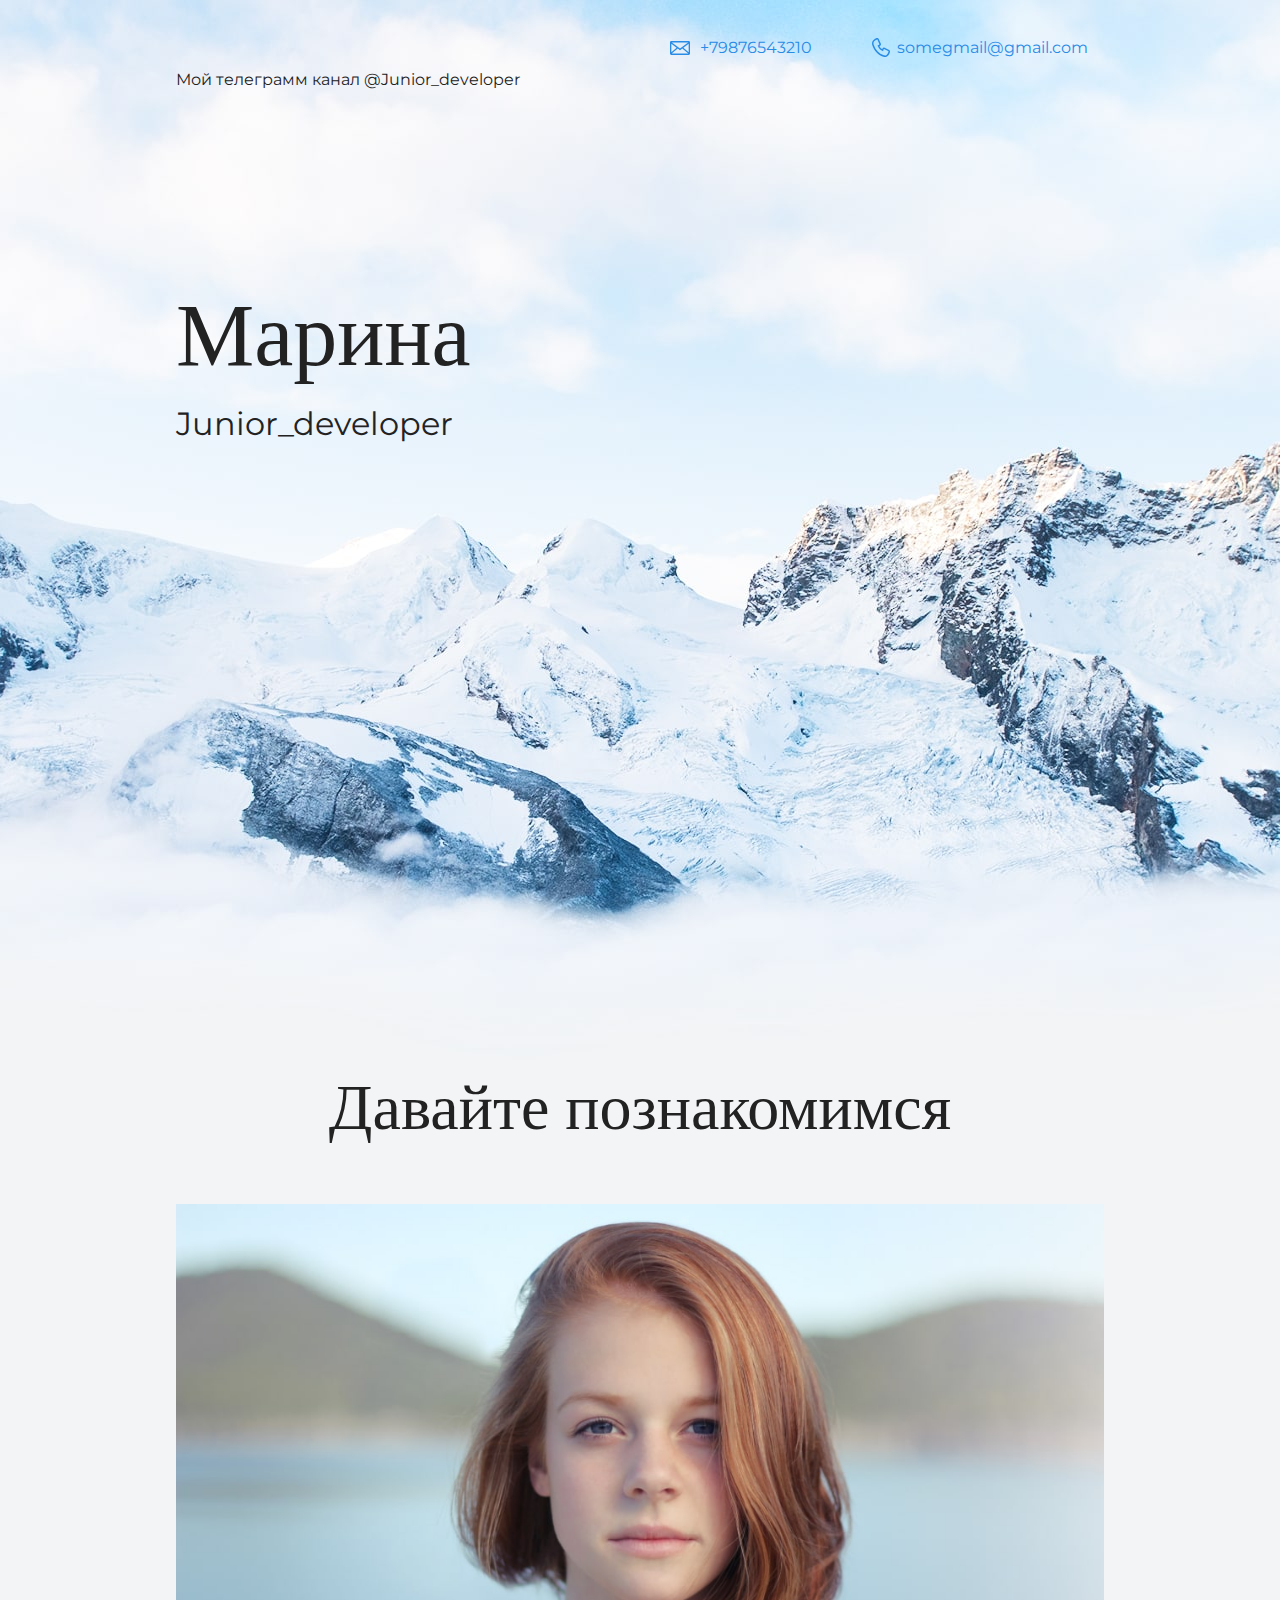
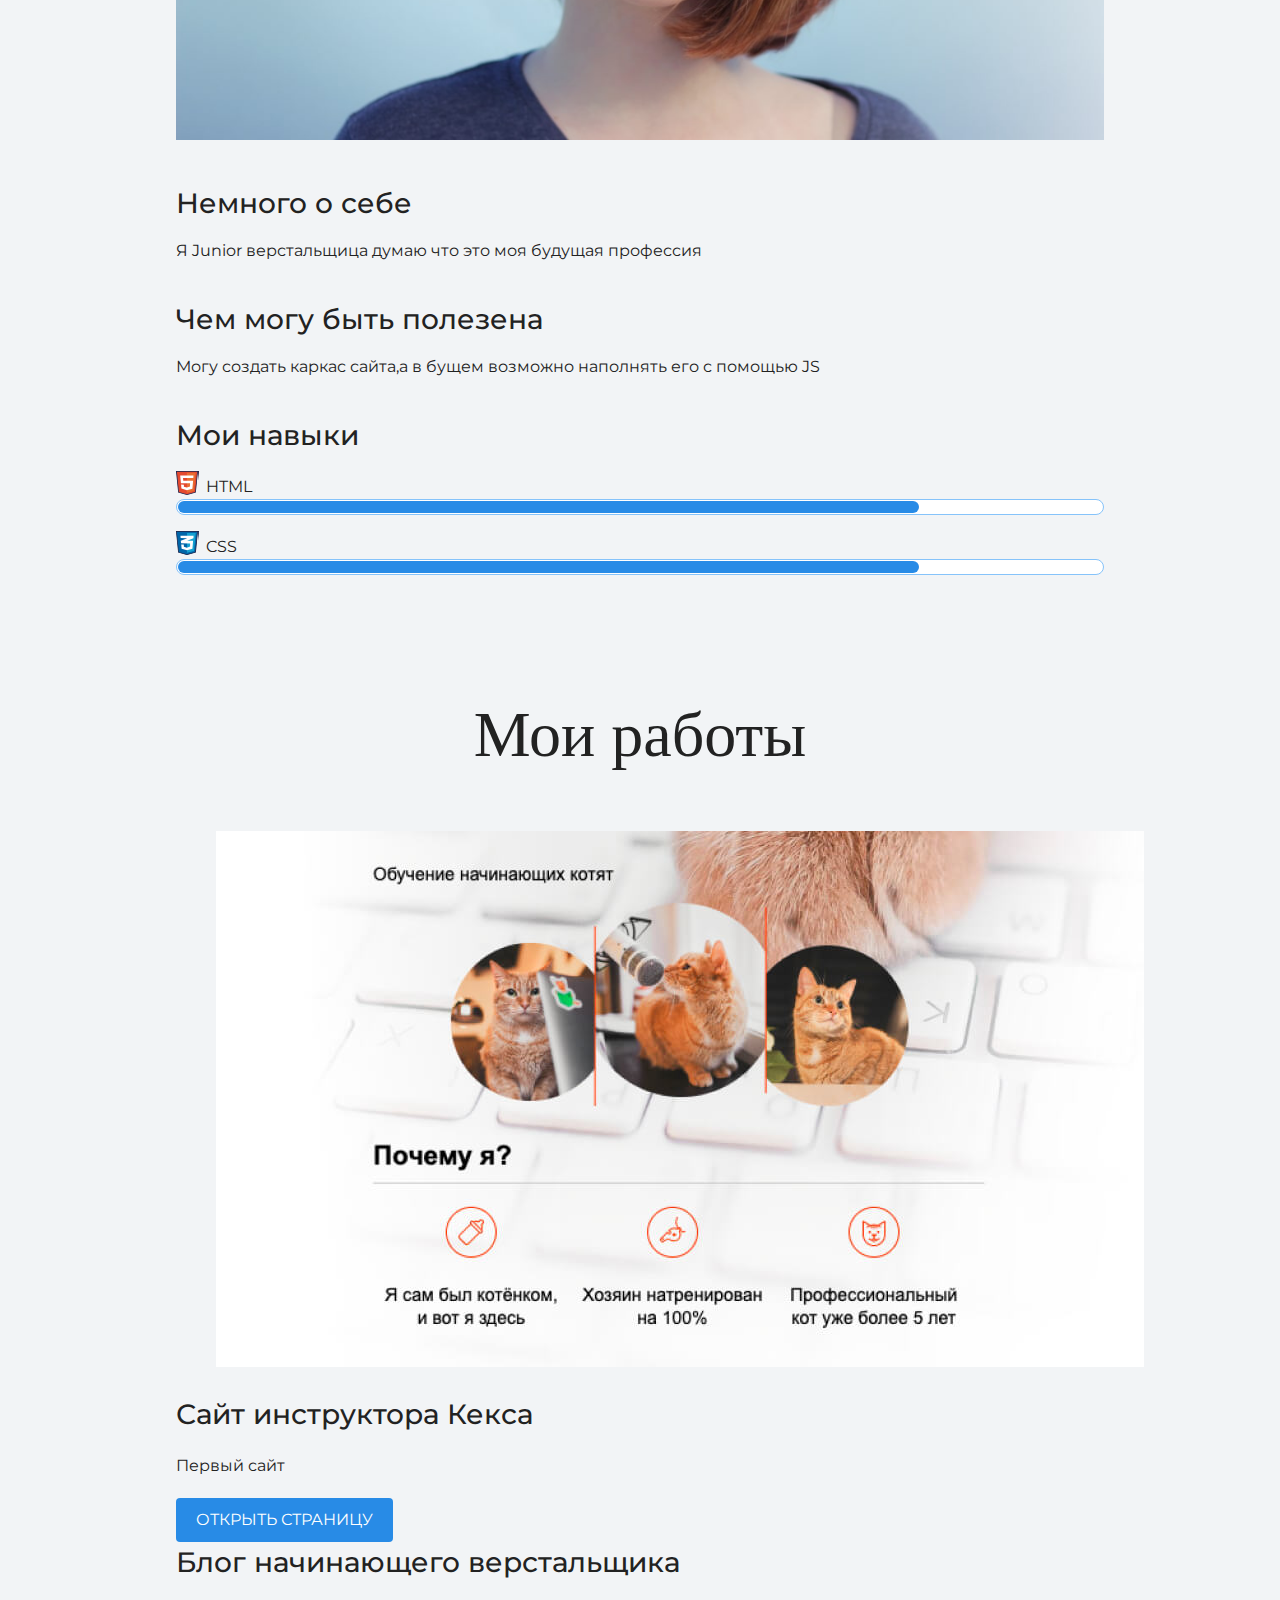
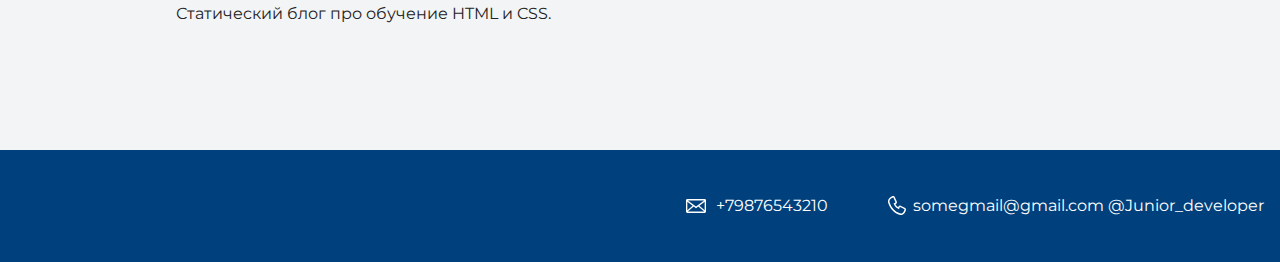
<file: index.html>
<!DOCTYPE html>
<html lang="ru">

<head>
  <meta charset="UTF-8">
  <link rel="stylesheet" href="style.css">
  <link
    href="https://fonts.googleapis.com/css?family=Montserrat:400,500,700|Old+Standard+TT&display=swap&subset=cyrillic"
    rel="stylesheet">
  <title>Портфолио Junior верстальщика</title>
</head>

<body>
  <div class="container">
    <header class="page-header">
      <div class="container">
        <a href="tel:+79876543210" class="header-email">+79876543210</a>
        <a class="header-phone" href="somegmail@gmail.com">somegmail@gmail.com</a>
      </div>
      Мой телеграмм канал @Junior_developer
    </header>

    <section class="hero-image">
      <h1 class="heading">Марина</h1>
      <p>Junior_developer</p>
    </section>

    <section class="intro">
      <h2 class="subheading">Давайте познакомимся</h2>
      <figure class="user-image">
        <img src="files/user.jpg" width="928" height="536" alt="photo"></img>
      </figure>
      <h3>Немного о себе </h3>
      <p>Я Junior верстальщица думаю что это моя будущая профессия </p>
      <h3>Чем могу быть полезена</h3>
      <p>Могу создать каркас сайта,а в бущем возможно наполнять его с помощью JS</p>
    <div class="skills">
<h3>Мои навыки</h3>
<dl class="skill-list">
  <dt class="skill-html"><p style="position: relative; left: 30px;">HTML</p> </dt>
  <dd class="level"><div style="width: 80%;">80%</div></dd>
  <dt class="skill-css"><p style="position: relative; left: 30px;">CSS</p> </dt>
  <dd class="level"><div style="width: 80%;">80%</div></dd>
</dl>

    </div>
    </section>

    <section class="portfolio">
      <h2 class="subheading">Мои работы</h2>
      <figure class="project-images">
        <img src="files/project.jpg" width='928' height='536' alt="photo">
      </figure>
      <h3>Сайт инструктора Кекса</h3>
      <p>Первый сайт</p>
      <a href="/source/project/index.html" class="button">Открыть страницу</a>

      <h3>Блог начинающего верстальщика</h3>
      <p>Статический блог про обучение HTML и CSS.</p>
    </section>
  </div>
  <footer class="page-footer">
    <div class="container">
      <a href="tel:+79876543210" class="footer-email">+79876543210</a>
      <a class="footer-phone" href="somegmail@gmail.com">somegmail@gmail.com</a>

      @Junior_developer
  </footer>

</body>

</html>
</file>
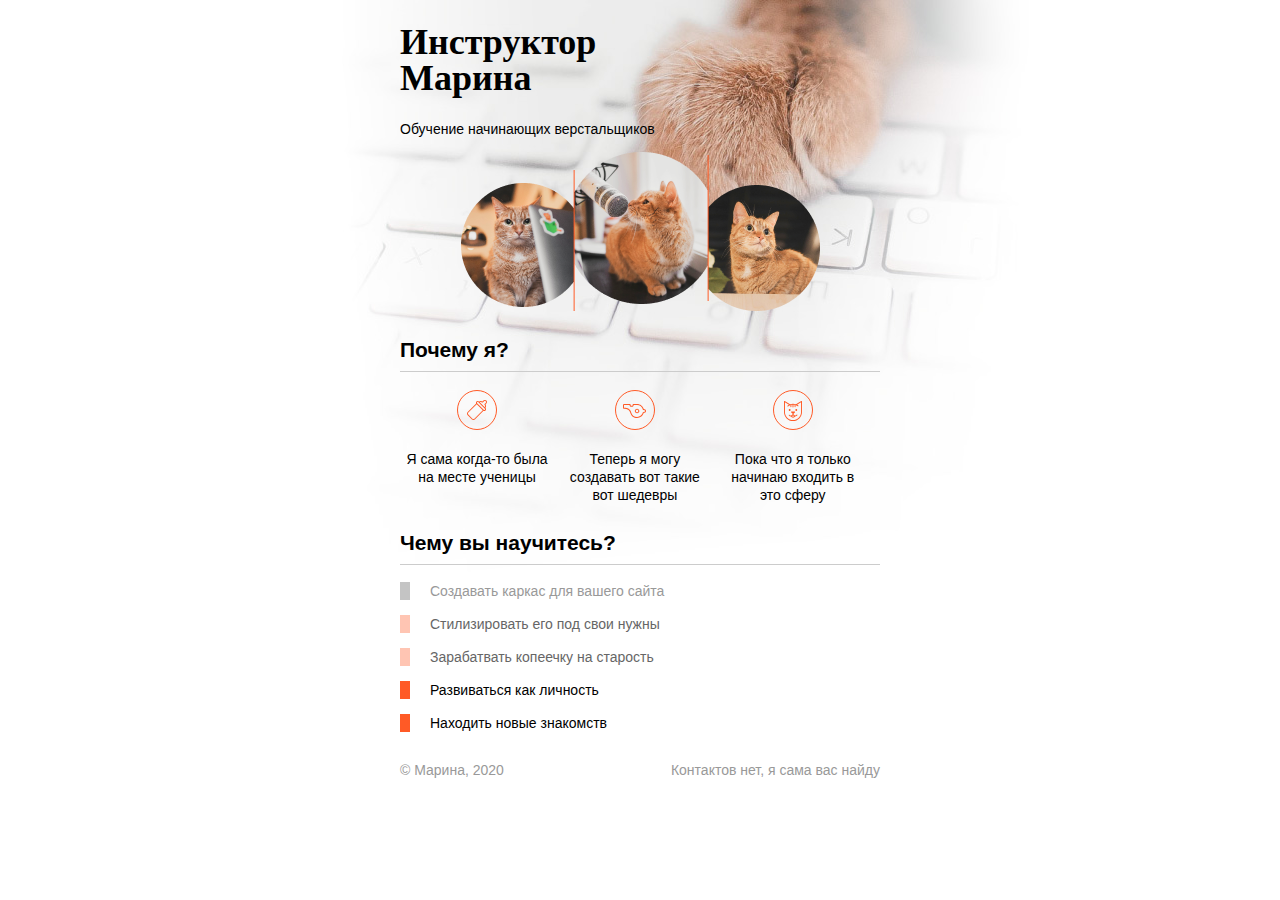
<file: source/project/index.html>
<!DOCTYPE html>
<html lang="ru">
  <head>
    <meta charset="utf-8">
    <title>Инструктор Кекс</title>
    <link rel="stylesheet" href="style.css">
  </head>
  <body>
    <div class="container">
      <header class="site-header">
        <h1>Инструктор Марина</h1>
        <p>Обучение начинающих верстальщиков</p>
        <img src="img/keks.png">
      </header>

      <section class="features">
        <h2>Почему я?</h2>
        <p class="feature-kitten">Я сама когда-то была на месте ученицы</p>
        <p class="feature-train">Теперь я могу создавать вот такие вот шедевры </p>
        <p class="feature-cat">Пока что я только начинаю входить в это сферу</p>
      </section>

      <section class="skills">
        <h2>Чему вы научитесь?</h2>
        <ul class="skills-list">
          <li class="skills-item">Создавать каркас для вашего сайта </li>
          <li class="skills-item standart">Стилизировать его под свои нужны </li>
          <li class="skills-item standart">Зарабатвать копеечку на старость </li>
          <li class="skills-item vip">Развиваться как личность </li>
          <li class="skills-item vip">Находить новые знакомств</li>
        </ul>
      </section>

      <footer class="site-footer">
        <p>© Марина, 2020</p>
        <p>Контактов нет, я сама вас найду</p>
      </footer>
    </div>
  </body>
</html>
</file>
<file: style.css>
body {
  margin: 0;
  min-width: 960px;
  font-family: "Montserrat", "Helvetica", "Arial", sans-serif;
  font-size: 16px;
  line-height: 32px;
  color: #222222;
  background-color: #f2f4f6;
  background-image: url("img/hero-bg.jpg");
  background-repeat: no-repeat;
  background-position: top center;
}

.container {
  max-width: 928px;
  margin: 0 auto;
  padding: 0 16px;
}

.page-header {
  margin: 0 0 160px;
  padding: 32px 0 32px;
}

.page-header .container,
.page-footer .container {
  max-width: 1408px;
  text-align: right;
}

.page-header a {
  margin-left: 56px;
  color: #288be6;
  text-decoration: none;
  background-repeat: no-repeat;
  background-position: left;
}

.header-email {
  padding-left: 30px;
  background-image: url("img/icon-email-header.svg");
}

.header-phone {
  padding-left: 25px;
  background-image: url("img/icon-phone-header.svg");
}

.hero-image {
  margin-bottom: 620px;
}

.hero-image .container {
  max-width: 1408px;
  text-align: center;
}

.heading {
  margin: 0 0 16px;
  font-family: "Old Standard TT", "Times", "Times New Roman", serif;
  font-size: 88px;
  line-height: 96px;
  font-weight: 400;
}

.hero-image p {
  margin: 0;
  font-size: 32px;
  line-height: 48px;
}

.intro {
  margin: 0 0 120px;
}

.subheading {
  margin: 0 0 56px;
  font-family: "Old Standard TT", "Times", "Times New Roman", serif;
  font-size: 64px;
  line-height: 80px;
  font-weight: 400;
  text-align: center;
}

.user-image {
  margin: 0 0 32px;
  text-align: center;
}

.intro h3,
.portfolio h3 {
  margin: 0 0 12px;
  font-size: 28px;
  line-height: 40px;
  font-weight: 500;
}

.intro p {
  margin: 0 0 32px;
}

.skills-list {
  margin: 0;
  padding: 0;
}

.skills-list dt {
  padding-left: 32px;
  background-repeat: no-repeat;
  background-position: left;
}

.skill-html {
  
  width: 23px;
  height: 24px;
  background-image: url("img/icon-html.svg");
}

.skill-css {
  width: 23px;
  height: 24px;
  background-image: url("img/icon-css.svg");
}

.level {
  margin: 4px 0 16px;
  padding: 0;
  height: 14px;
  font-size: 0;
  background-color: #ffffff;
  border: 1px solid #86c3fa;
  border-radius: 8px;
}

.level div {
  margin: 1px;
  height: 12px;
  background-color: #288be6;
  border-radius: 6px;
}

.portfolio {
  margin: 0 0 120px;
}

.projects {
  margin: 0;
  padding: 0;
  list-style: none;
}

.projects li {
  margin: 0 0 80px;
}

.project-image {
  margin: 0 0 24px;
  text-align: center;
}

.projects p {
  margin: 0 0 24px;
}

.button {
  padding: 6px 20px;
  display: inline-block;
  vertical-align: baseline;
  text-decoration: none;
  text-transform: uppercase;
  border-radius: 4px;
  background-color: #288be6;
  color: #ffffff;
}

.page-footer {
  padding: 40px 0;
  background-color: #00417d;
  color: #ffffff;
}

.page-footer a {
  margin-left: 56px;
  color: inherit;
  text-decoration: none;
  background-repeat: no-repeat;
  background-position: left;
}

.footer-email {
  padding-left: 30px;
  background-image: url("img/icon-email-footer.svg");
}

.footer-phone {
  padding-left: 25px;
  background-image: url("img/icon-phone-footer.svg");
}
</file>
<file: source/project/style.css>
body {
  padding: 0;
  font-family: "Arial", sans-serif;
  font-size: 14px;
  line-height: 18px;
  color: #000000;
  background: #ffffff url("img/keks-background.jpg") no-repeat 50% 0;
}

h1 {
  width: 260px;
  font-family: "Georgia", serif;
  font-size: 36px;
  line-height: 36px;
}

h2 {
  padding-bottom: 12px;
  border-bottom: 1px solid #cccccc;
}

.site-header {
  margin-bottom: 30px;
}

.skills-item {
  margin-bottom: 15px;
  padding-left: 20px;
  border-left: 10px solid #c4c4c4;
  color: #999999;
}

.standart {
  border-color: #ffc5b3;
  color: #666666;
}

/* Добавьте правило ниже */

.vip {
  border-color: #ff5a26;
  color: #000000;
}

.container {
  width: 480px;
  margin: 0 auto;
}

.site-header img {
  display: block;
  margin: 0 auto;
}

.features {
  margin-bottom: 30px;
}

.features p {
  display: inline-block;
  vertical-align: top;
  width: 30%;
  margin: 0 5px;
  text-align: center;
  background-repeat: no-repeat;
  background-position: center top;
}

.feature-kitten {
  padding-top: 60px;
  background-image: url("img/bottle.svg");
}

.feature-cat {
  padding-top: 60px;
  background-image: url("img/cat.svg");
}

.feature-train {
  padding-top: 60px;
  background-image: url("img/whistle.svg");
}

.skills-list {
  padding: 0;
  list-style: none;
}

.site-footer {
  display: flex;
  justify-content: space-between;
  color: #999999;
}
</file>
